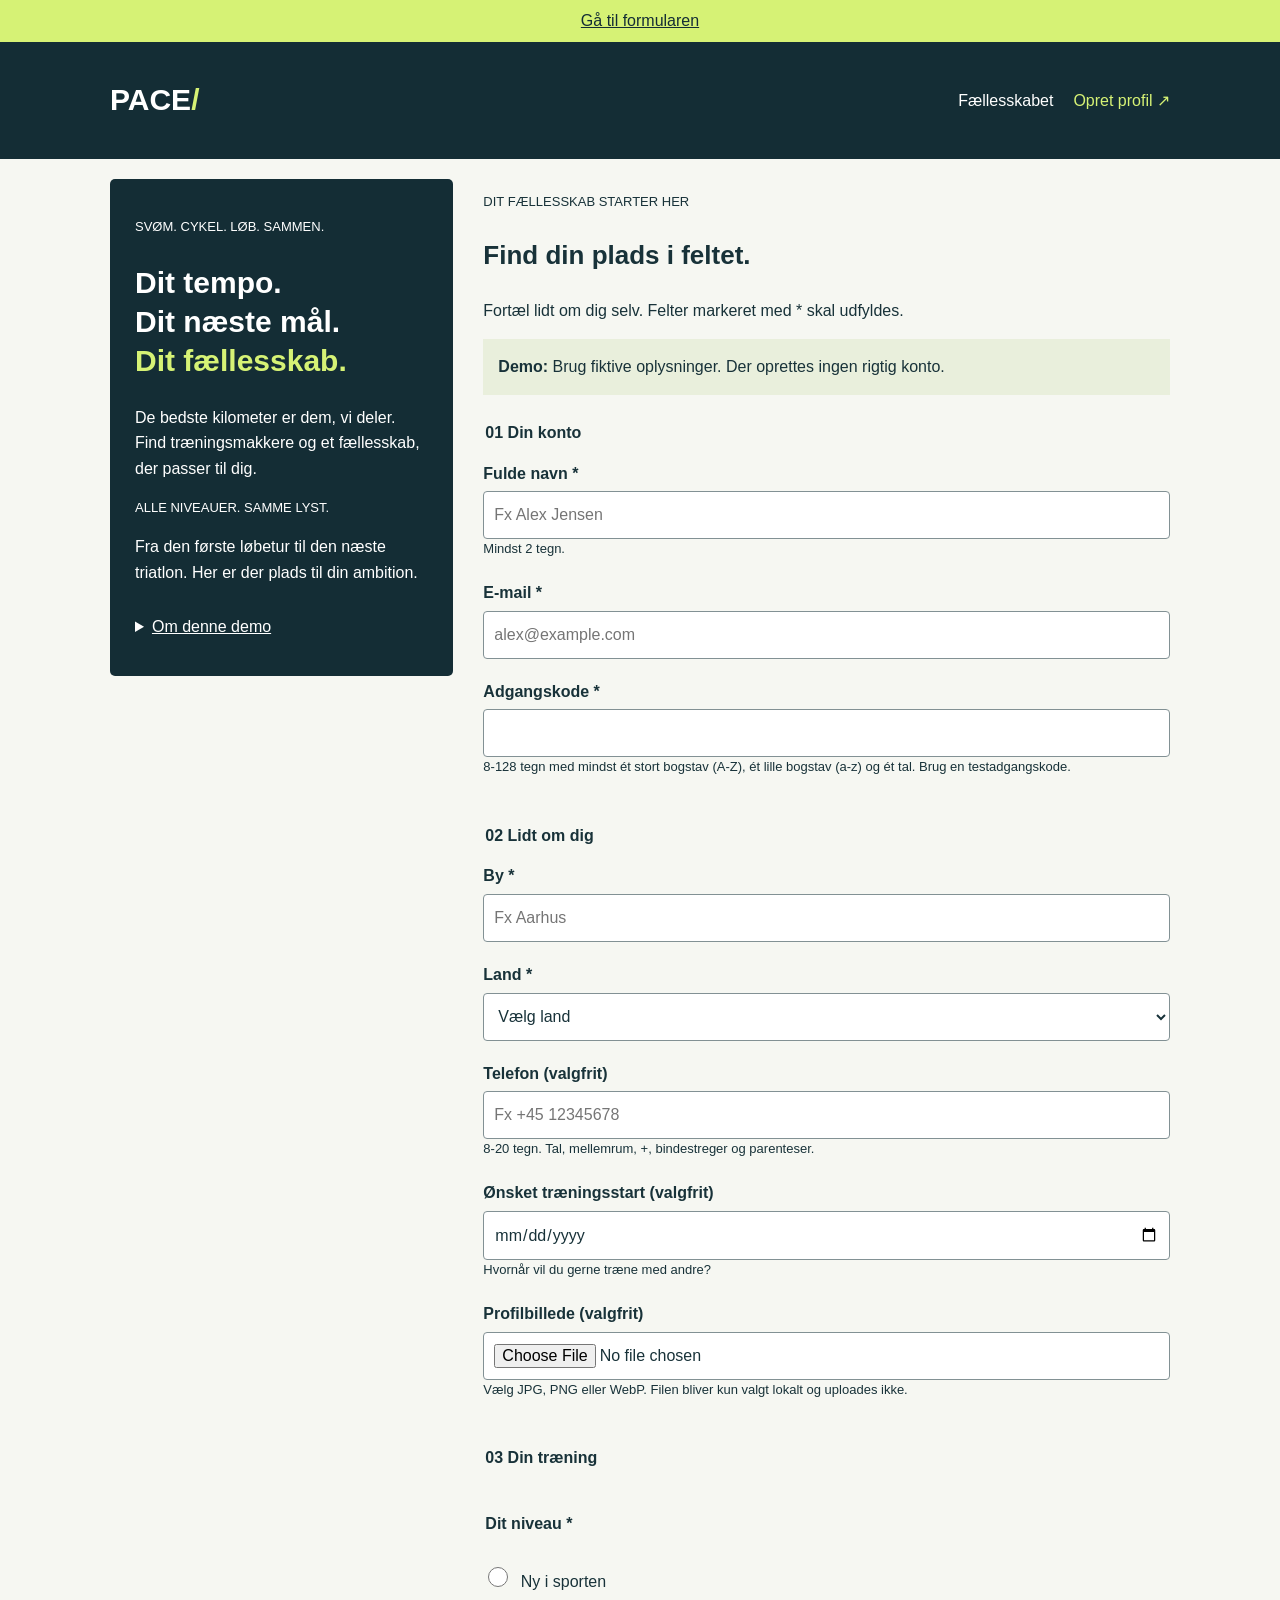
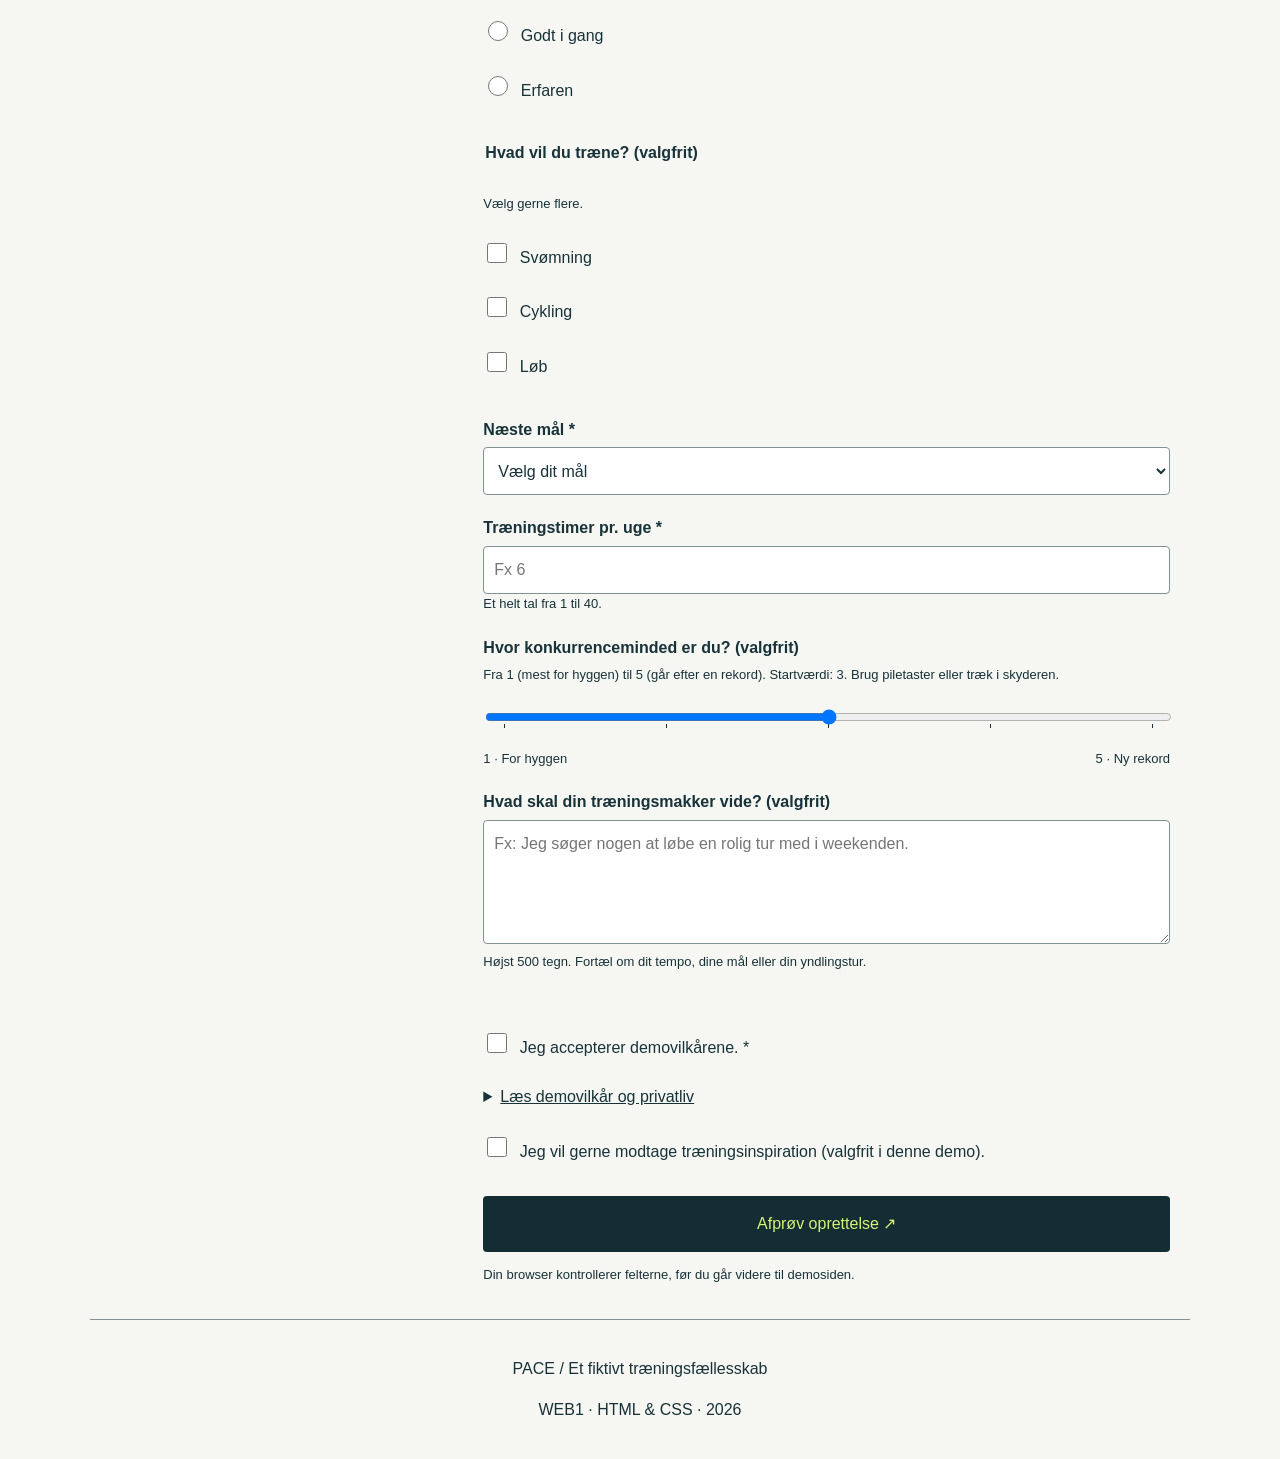
<file: index.html>
<!DOCTYPE html>
<html lang="da">
<head>
    <meta charset="UTF-8">
    <meta name="viewport" content="width=device-width, initial-scale=1.0">
    <meta name="description" content="Find dit træningsfællesskab hos PACE. En HTML- og CSS-demo af en tilgængelig oprettelsesformular.">
    <title>Opret profil | PACE</title>
    <link rel="stylesheet" href="css/styles.css">
</head>
<body>
    <a class="skip-link" href="#signup">Gå til formularen</a>
    <header class="site-header">
        <div class="container header-row">
            <a class="logo" href="index.html" aria-label="PACE forside">PACE<span aria-hidden="true">/</span></a>
            <nav aria-label="Hovednavigation">
                <ul class="menu">
                    <li><a href="#community">Fællesskabet</a></li>
                    <li><a class="active" href="#signup">Opret profil <span aria-hidden="true">↗</span></a></li>
                </ul>
            </nav>
        </div>
    </header>

    <main class="container page-layout">
        <section class="intro" id="community" aria-labelledby="intro-title">
            <p class="eyebrow">SVØM. CYKEL. LØB. SAMMEN.</p>
            <h1 id="intro-title">Dit tempo.<br>Dit næste mål.<br><span>Dit fællesskab.</span></h1>
            <p class="intro-text">De bedste kilometer er dem, vi deler. Find træningsmakkere og et fællesskab, der passer til dig.</p>
            <div class="intro-bottom">
                <p class="eyebrow">ALLE NIVEAUER. SAMME LYST.</p>
                <p>Fra den første løbetur til den næste triatlon. Her er der plads til din ambition.</p>
            </div>
            <details class="about-demo">
                <summary>Om denne demo</summary>
                <p>PACE er et fiktivt fællesskab lavet til skoleprojekt. Du kan afprøve formularen, men vi opretter ingen konto og sender eller gemmer ingen formularoplysninger. Brug fiktive data.</p>
            </details>
        </section>

        <section class="signup" id="signup" aria-labelledby="signup-title">
            <p class="eyebrow">DIT FÆLLESSKAB STARTER HER</p>
            <h2 id="signup-title">Find din plads i feltet.</h2>
            <p class="muted">Fortæl lidt om dig selv. Felter markeret med * skal udfyldes.</p>
            <p class="demo-note"><strong>Demo:</strong> Brug fiktive oplysninger. Der oprettes ingen rigtig konto.</p>
            <form action="complete.html" method="get" aria-labelledby="signup-title">
                <fieldset class="form-section">
                    <legend><span class="step">01</span> Din konto</legend>
                    <div class="fields">
                        <div class="field">
                            <label for="full-name">Fulde navn *</label>
                            <input id="full-name" type="text" autocomplete="name" required minlength="2" maxlength="80" placeholder="Fx Alex Jensen" aria-describedby="name-help name-error">
                            <small id="name-help">Mindst 2 tegn.</small>
                            <small class="error" id="name-error">Skriv dit navn med mindst 2 tegn.</small>
                        </div>
                        <div class="field">
                            <label for="email">E-mail *</label>
                            <input id="email" type="email" autocomplete="email" required maxlength="254" placeholder="alex@example.com" aria-describedby="email-error">
                            <small class="error" id="email-error">Skriv en e-mail med @, fx alex@example.com.</small>
                        </div>
                        <div class="field full-width">
                            <label for="password">Adgangskode *</label>
                            <input id="password" type="password" autocomplete="new-password" required minlength="8" maxlength="128" pattern="(?=.*[a-z])(?=.*[A-Z])(?=.*[0-9]).{8,128}" aria-describedby="password-help password-error" title="8-128 tegn med mindst ét stort bogstav, ét lille bogstav og ét tal.">
                            <small id="password-help">8-128 tegn med mindst ét stort bogstav (A-Z), ét lille bogstav (a-z) og ét tal. Brug en testadgangskode.</small>
                            <small class="error" id="password-error">Tjek længden, og tilføj stort bogstav, lille bogstav og tal.</small>
                        </div>
                    </div>
                </fieldset>

                <fieldset class="form-section">
                    <legend><span class="step">02</span> Lidt om dig</legend>
                    <div class="fields">
                        <div class="field">
                            <label for="city">By *</label>
                            <input id="city" type="text" autocomplete="address-level2" required minlength="2" maxlength="80" placeholder="Fx Aarhus" aria-describedby="city-error">
                            <small class="error" id="city-error">Skriv din by med mindst 2 tegn.</small>
                        </div>
                        <div class="field">
                            <label for="country">Land *</label>
                            <select id="country" required autocomplete="country-name" aria-describedby="country-error">
                                <option value="">Vælg land</option>
                                <option>Danmark</option><option>Spanien</option><option>Norge</option><option>Sverige</option><option>Tyskland</option><option>Andet</option>
                            </select>
                            <small class="error" id="country-error">Vælg et land fra listen.</small>
                        </div>
                        <div class="field">
                            <label for="phone">Telefon (valgfrit)</label>
                            <input id="phone" type="tel" autocomplete="tel" pattern="\+?[0-9 \(\)\-]{8,20}" maxlength="20" placeholder="Fx +45 12345678" aria-describedby="phone-help phone-error">
                            <small id="phone-help">8-20 tegn. Tal, mellemrum, +, bindestreger og parenteser.</small>
                            <small class="error" id="phone-error">Brug 8-20 tegn og et + kun først i nummeret.</small>
                        </div>
                        <div class="field">
                            <label for="start-date">Ønsket træningsstart (valgfrit)</label>
                            <input id="start-date" type="date" aria-describedby="date-help">
                            <small id="date-help">Hvornår vil du gerne træne med andre?</small>
                        </div>
                        <div class="field full-width">
                            <label for="photo">Profilbillede (valgfrit)</label>
                            <input id="photo" type="file" accept="image/jpeg,image/png,image/webp" aria-describedby="photo-help">
                            <small id="photo-help">Vælg JPG, PNG eller WebP. Filen bliver kun valgt lokalt og uploades ikke.</small>
                        </div>
                    </div>
                </fieldset>

                <fieldset class="form-section">
                    <legend><span class="step">03</span> Din træning</legend>
                    <fieldset class="choice-group">
                        <legend>Dit niveau *</legend>
                        <div class="choices">
                            <label class="choice"><input type="radio" name="level" value="new" required> Ny i sporten</label>
                            <label class="choice"><input type="radio" name="level" value="regular" required> Godt i gang</label>
                            <label class="choice"><input type="radio" name="level" value="experienced" required> Erfaren</label>
                        </div>
                    </fieldset>
                    <fieldset class="choice-group">
                        <legend>Hvad vil du træne? (valgfrit)</legend>
                        <p class="help">Vælg gerne flere.</p>
                        <div class="choices">
                            <label class="choice"><input type="checkbox" id="swim"> Svømning</label>
                            <label class="choice"><input type="checkbox" id="bike"> Cykling</label>
                            <label class="choice"><input type="checkbox" id="run"> Løb</label>
                        </div>
                    </fieldset>
                    <div class="fields">
                        <div class="field">
                            <label for="goal">Næste mål *</label>
                            <select id="goal" required aria-describedby="goal-error">
                                <option value="">Vælg dit mål</option>
                                <option>Finde træningsmakkere</option><option>Komme godt i gang</option><option>Løbe 5 eller 10 km</option><option>Gennemføre en triatlon</option><option>Forbedre min tid</option>
                            </select>
                            <small class="error" id="goal-error">Vælg det mål, der passer bedst til dig.</small>
                        </div>
                        <div class="field">
                            <label for="hours">Træningstimer pr. uge *</label>
                            <input id="hours" type="number" min="1" max="40" step="1" required placeholder="Fx 6" aria-describedby="hours-help hours-error">
                            <small id="hours-help">Et helt tal fra 1 til 40.</small>
                            <small class="error" id="hours-error">Vælg et helt antal timer mellem 1 og 40.</small>
                        </div>
                        <div class="field full-width">
                            <label for="ambition">Hvor konkurrenceminded er du? (valgfrit)</label>
                            <small id="ambition-help">Fra 1 (mest for hyggen) til 5 (går efter en rekord). Startværdi: 3. Brug piletaster eller træk i skyderen.</small>
                            <input id="ambition" type="range" min="1" max="5" step="1" value="3" list="ambition-ticks" aria-describedby="ambition-help">
                            <datalist id="ambition-ticks"><option value="1" label="1"></option><option value="2" label="2"></option><option value="3" label="3"></option><option value="4" label="4"></option><option value="5" label="5"></option></datalist>
                            <div class="range-labels" aria-hidden="true"><span>1 · For hyggen</span><span>5 · Ny rekord</span></div>
                        </div>
                        <div class="field full-width">
                            <label for="bio">Hvad skal din træningsmakker vide? (valgfrit)</label>
                            <textarea id="bio" rows="4" maxlength="500" placeholder="Fx: Jeg søger nogen at løbe en rolig tur med i weekenden." aria-describedby="bio-help"></textarea>
                            <small id="bio-help">Højst 500 tegn. Fortæl om dit tempo, dine mål eller din yndlingstur.</small>
                        </div>
                    </div>
                </fieldset>

                <div class="consent">
                    <label class="check-row"><input id="terms" type="checkbox" required aria-describedby="terms-help"> <span>Jeg accepterer demovilkårene. *</span></label>
                    <details id="terms-help">
                        <summary>Læs demovilkår og privatliv</summary>
                        <p>Dette er en skoleopgave. Du afprøver kun en formular. Der oprettes ingen konto, og ingen personoplysninger eller filer sendes til en server. Dit valgte træningsniveau kan vises i adressen på kvitteringssiden. Brug fiktive oplysninger.</p>
                    </details>
                    <label class="check-row"><input id="newsletter" type="checkbox"> <span>Jeg vil gerne modtage træningsinspiration (valgfrit i denne demo).</span></label>
                </div>
                <button class="button" type="submit">Afprøv oprettelse <span aria-hidden="true">↗</span></button>
                <p class="submit-note">Din browser kontrollerer felterne, før du går videre til demosiden.</p>
            </form>
        </section>
    </main>
    <footer class="container site-footer"><p>PACE / Et fiktivt træningsfællesskab</p><p>WEB1 · HTML &amp; CSS · 2026</p></footer>
</body>
</html>
</file>
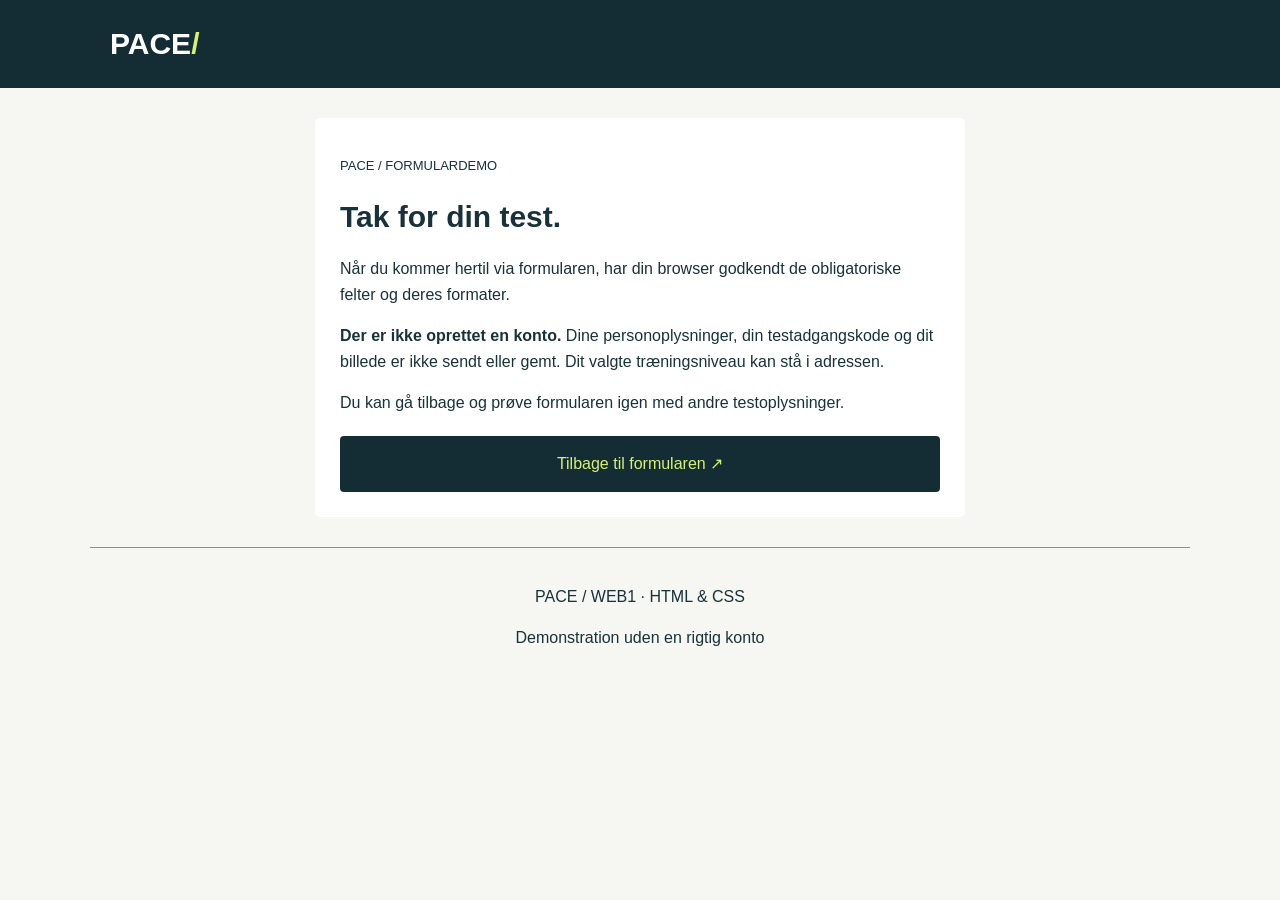
<file: complete.html>
<!DOCTYPE html>
<html lang="da">
<head>
    <meta charset="UTF-8">
    <meta name="viewport" content="width=device-width, initial-scale=1.0">
    <meta name="description" content="Kvitteringssiden for PACE-formularens demo.">
    <title>Demo afsluttet | PACE</title>
    <link rel="stylesheet" href="css/styles.css">
</head>
<body>
    <header class="site-header"><div class="container header-row"><a class="logo" href="index.html" aria-label="PACE forside">PACE<span aria-hidden="true">/</span></a></div></header>
    <main class="confirmation">
        <p class="eyebrow">PACE / FORMULARDEMO</p>
        <h1>Tak for din test.</h1>
        <p>Når du kommer hertil via formularen, har din browser godkendt de obligatoriske felter og deres formater.</p>
        <p><strong>Der er ikke oprettet en konto.</strong> Dine personoplysninger, din testadgangskode og dit billede er ikke sendt eller gemt. Dit valgte træningsniveau kan stå i adressen.</p>
        <p>Du kan gå tilbage og prøve formularen igen med andre testoplysninger.</p>
        <a class="button" href="index.html#signup">Tilbage til formularen <span aria-hidden="true">↗</span></a>
    </main>
    <footer class="container site-footer"><p>PACE / WEB1 · HTML &amp; CSS</p><p>Demonstration uden en rigtig konto</p></footer>
</body>
</html>
</file>
<file: css/styles.css>
* {
    box-sizing: border-box;
}

body {
    margin: 0;
    font-family: Arial, sans-serif;
    line-height: 1.6;
    background-color: #f6f7f2;
    color: #183239;
}

.container {
    max-width: 1100px;
    margin: auto;
    padding: 20px;
}

.site-header, .intro {
    background-color: #142d35;
    color: white;
}

.header-row, .menu {
    display: flex;
    justify-content: space-between;
    align-items: center;
    flex-wrap: wrap;
    gap: 20px;
}

.menu {
    list-style: none;
    padding: 0;
}

a {
    color: inherit;
}

.menu a, .logo {
    text-decoration: none;
}

.menu a {
    display: block;
    padding: 10px 0;
}

.logo {
    font-size: 30px;
    font-weight: bold;
}

.active, h1 span, .logo span {
    color: #d6f275;
}

.page-layout {
    display: grid;
    grid-template-columns: 1fr 2fr;
    gap: 30px;
    align-items: start;
}

.intro, .confirmation {
    padding: 25px;
    border-radius: 5px;
}

h1 {
    font-size: 30px;
    line-height: 1.3;
}

h2 {
    font-size: 26px;
}

.eyebrow, small, .help, .submit-note {
    font-size: 13px;
}

.demo-note {
    padding: 15px;
    background-color: #e9efdc;
}

fieldset {
    min-width: 0;
    padding: 0;
    border: 0;
    margin: 25px 0;
}

legend, .field label {
    font-weight: bold;
}

legend {
    margin-bottom: 15px;
}

.field {
    margin-bottom: 20px;
}

.field label, small {
    display: block;
    margin-bottom: 5px;
}

input, select, textarea, button {
    font: inherit;
}

.field input, select, textarea {
    width: 100%;
    min-height: 48px;
    padding: 10px;
    border: 1px solid #829194;
    border-radius: 4px;
    background-color: white;
    color: #183239;
}

textarea {
    resize: vertical;
}

.choice, .check-row {
    display: block;
    padding: 12px 0;
    cursor: pointer;
}

input[type="checkbox"], input[type="radio"] {
    width: 20px;
    height: 20px;
    margin-right: 8px;
}

.range-labels {
    display: flex;
    justify-content: space-between;
    font-size: 13px;
}

.error {
    display: none;
    color: #a3252c;
}

input:user-invalid, select:user-invalid {
    border: 2px solid #a3252c;
}

input:user-invalid ~ .error, select:user-invalid ~ .error {
    display: block;
}

input:focus, select:focus, textarea:focus,
button:focus, a:focus, summary:focus {
    outline: 3px solid #2968bd;
    outline-offset: 3px;
}

summary {
    padding: 12px 0;
    cursor: pointer;
    text-decoration: underline;
}

.button {
    display: block;
    width: 100%;
    padding: 15px;
    margin-top: 20px;
    border: 0;
    border-radius: 4px;
    background-color: #142d35;
    color: #d6f275;
    text-align: center;
    text-decoration: none;
    cursor: pointer;
}

.button:hover {
    background-color: #264750;
}

.site-footer {
    text-align: center;
    border-top: 1px solid #829194;
}

.skip-link {
    display: block;
    padding: 8px;
    background-color: #d6f275;
    color: #142d35;
    text-align: center;
}

.confirmation {
    max-width: 650px;
    margin: 30px auto;
    background-color: white;
}

@media (max-width: 800px) {
    .page-layout {
        grid-template-columns: 1fr;
    }

    .header-row {
        flex-direction: column;
    }
}
</file>
